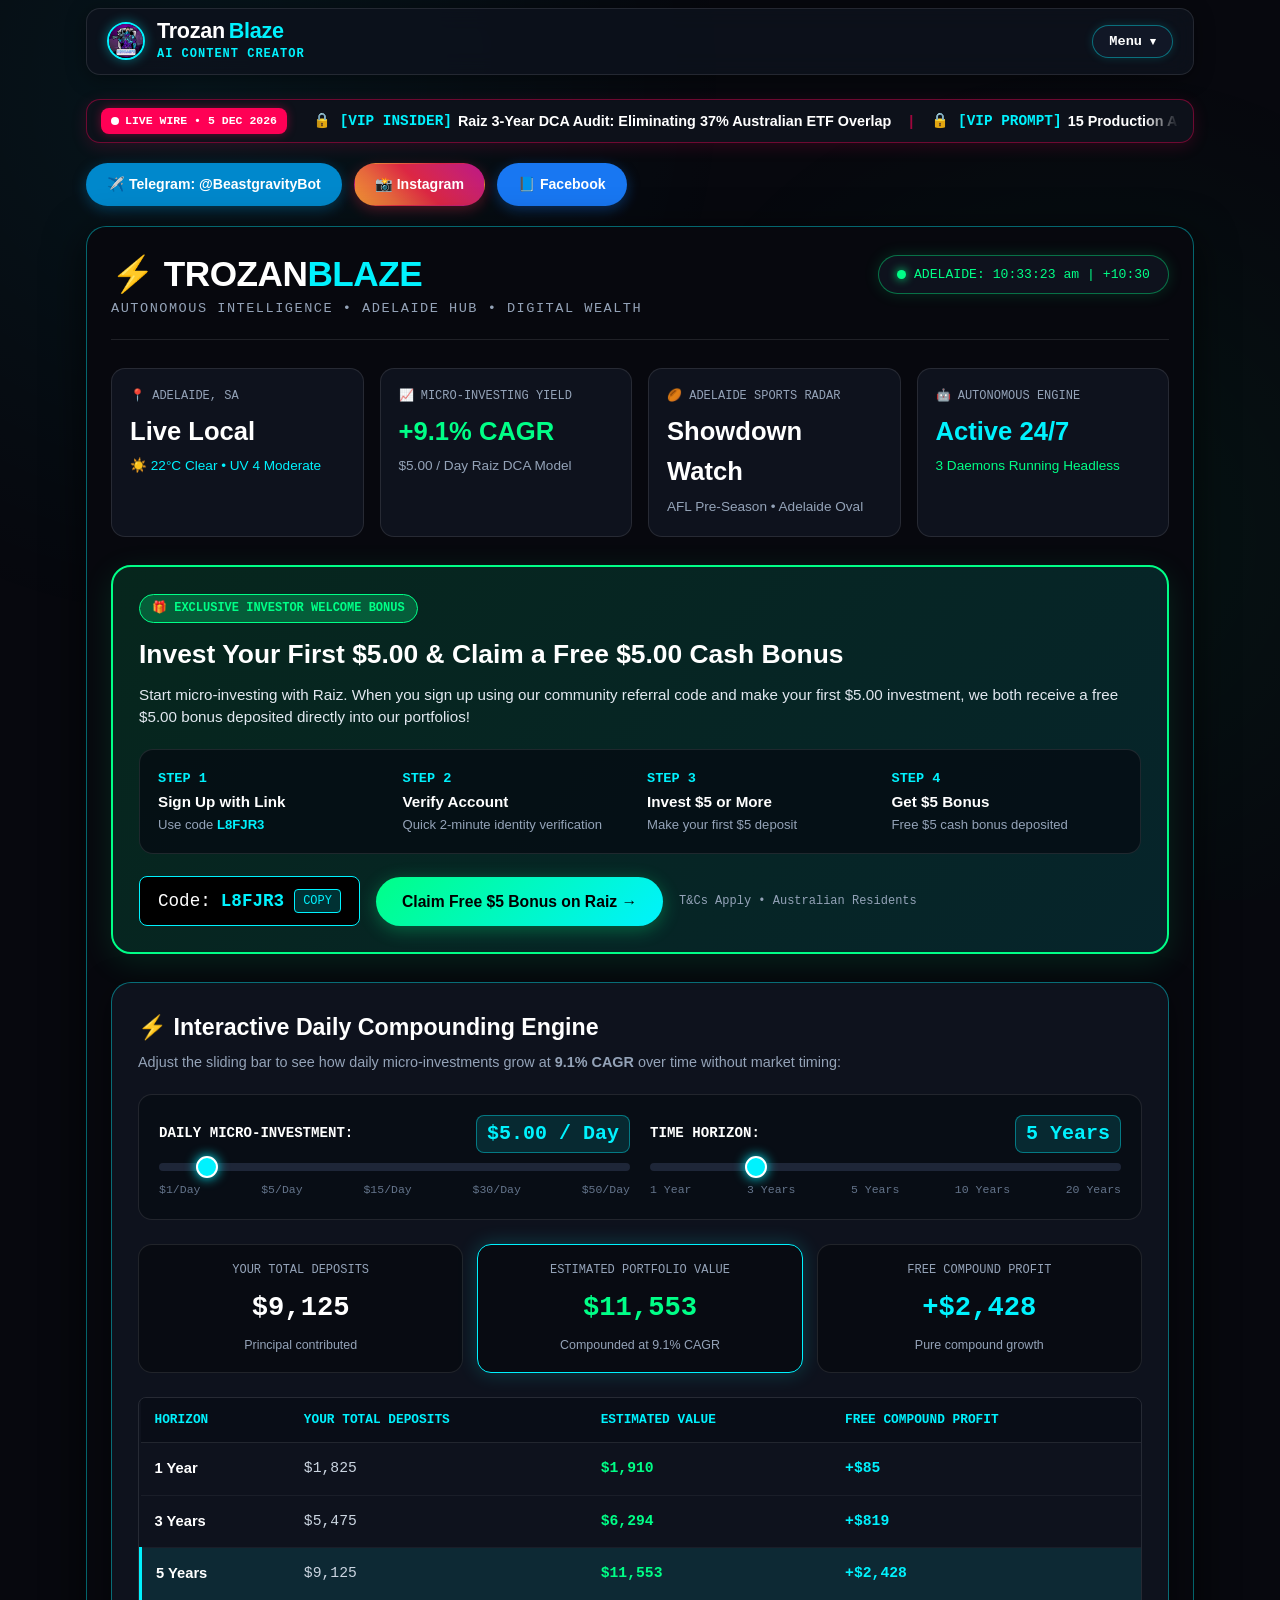
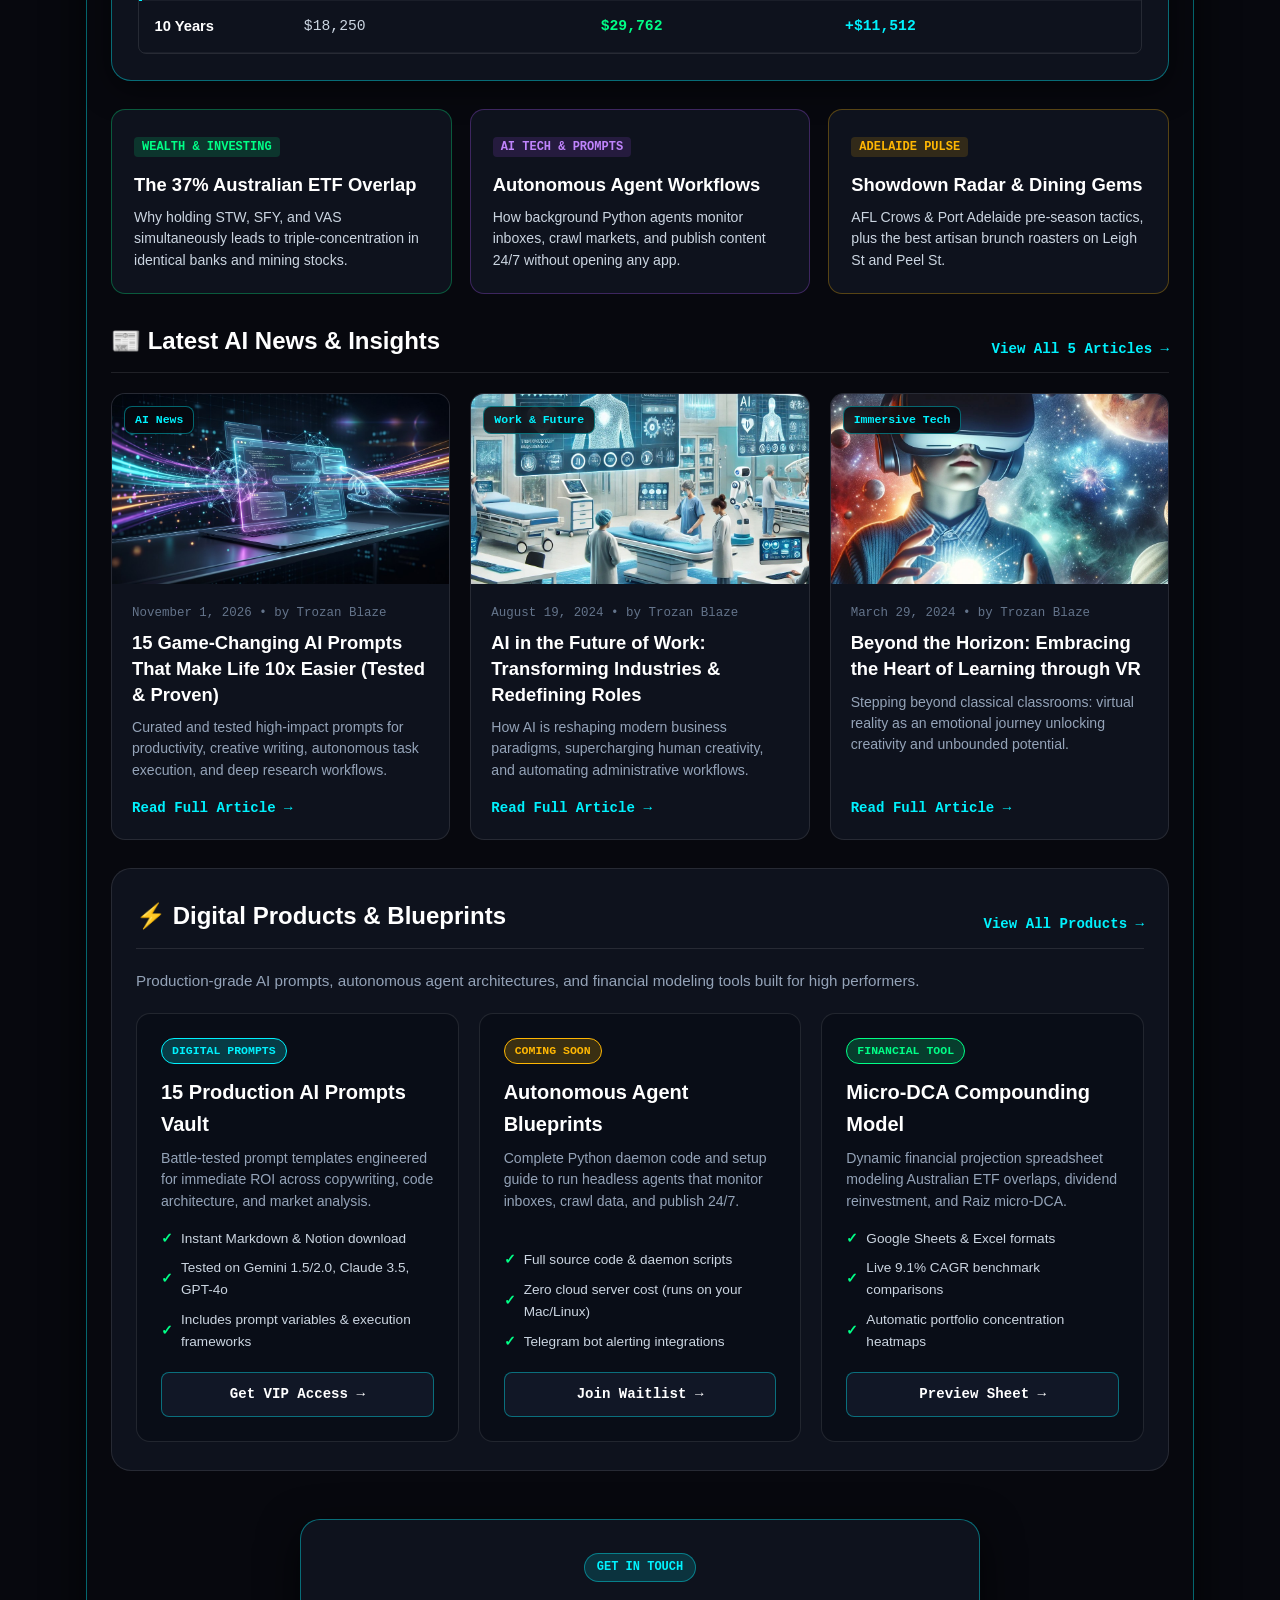
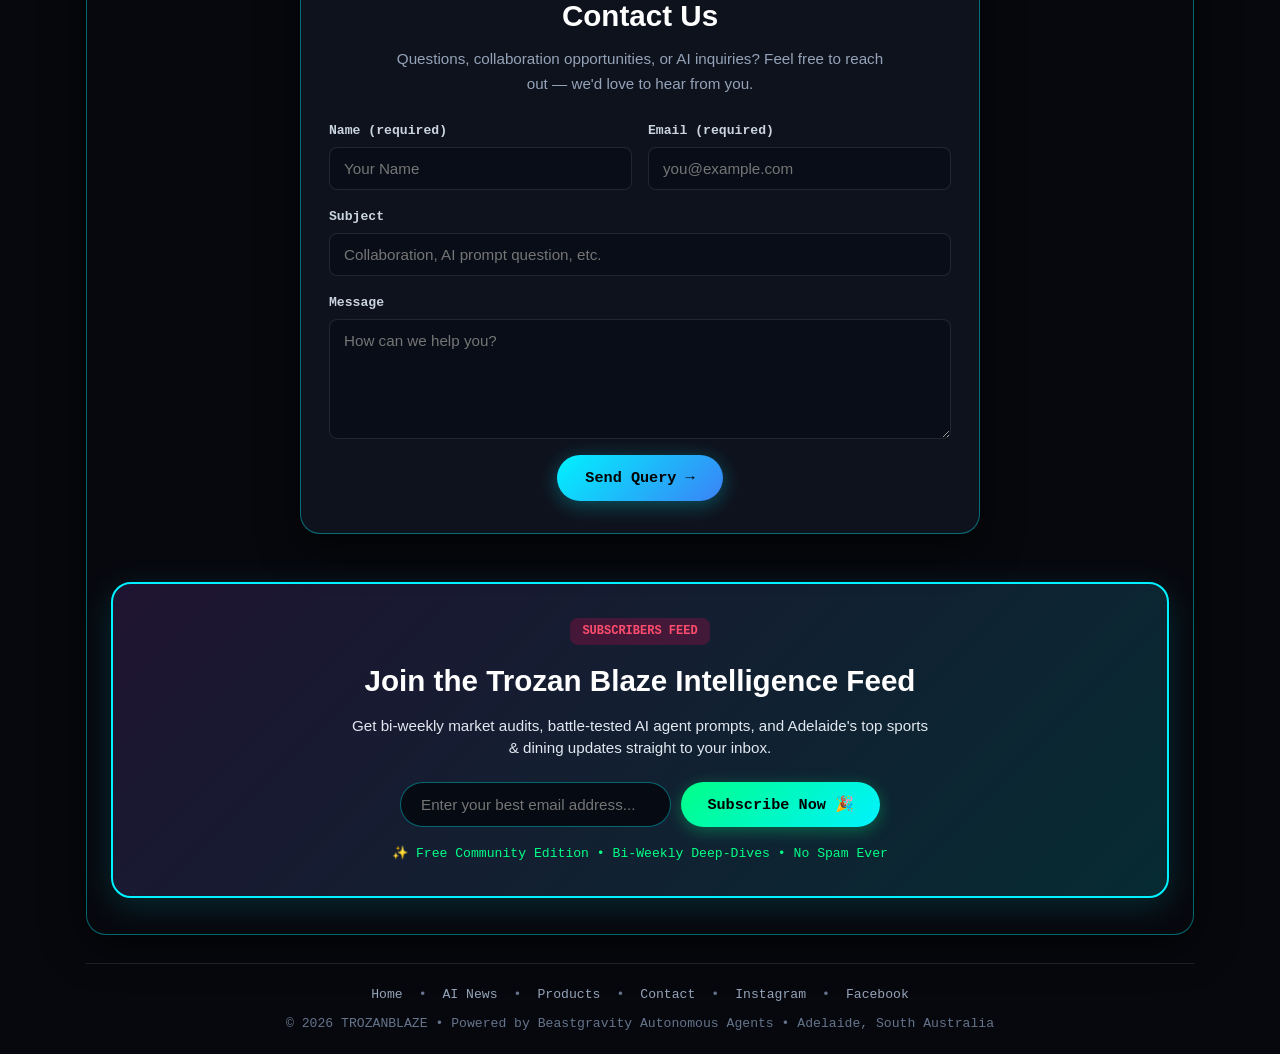
<file: index.html>
<!DOCTYPE html>
<html lang="en">
<head>
  <meta charset="UTF-8">
  <meta name="viewport" content="width=device-width, initial-scale=1.0">
  <title>Trozan Blaze – AI Content Creator</title>
  <meta name="description" content="Autonomous Intelligence, Adelaide Hub, Digital Wealth and AI Content Creation by Trozan Blaze.">
  <link rel="icon" type="image/jpeg" href="assets/logo.jpg">
  <link rel="stylesheet" href="css/style.css">
</head>
<body>

  <!-- Fullscreen Confetti Canvas Overlay -->
  <canvas id="confetti-canvas"></canvas>

  <div class="site-wrapper">

    <!-- ====================================================================
         HEADER & TOP NAVIGATION
         Top whitespace < 1cm (~12px padding).
         Top-Left: Just Trozan Blaze & AI Content Creator.
         Top-Right: Menu dropdown with AI News, Products, Contact.
         ==================================================================== -->
    <header class="site-header">
      <a href="index.html" class="brand-container">
        <img src="assets/logo.jpg" alt="Trozan Blaze Logo" class="brand-logo-img">
        <div class="brand-titles">
          <div class="brand-name">
            Trozan<span class="accent">Blaze</span>
          </div>
          <div class="brand-subtitle">AI Content Creator</div>
        </div>
      </a>

      <!-- Right Top Menu Dropdown -->
      <nav class="nav-menu-wrapper" aria-label="Main Navigation">
        <button id="menu-toggle" class="menu-toggle-btn" aria-haspopup="true" aria-expanded="false">
          <span>Menu</span>
          <span class="menu-arrow">▾</span>
        </button>
        <ul id="menu-dropdown" class="menu-dropdown">
          <li class="menu-item">
            <a href="ai-news.html" class="menu-link">
              <span>📰 AI News</span>
              <span class="badge">5 Articles</span>
            </a>
          </li>
          <li class="menu-item">
            <a href="products.html" class="menu-link">
              <span>⚡ Products</span>
              <span class="badge">VIP</span>
            </a>
          </li>
          <li class="menu-item">
            <a href="#contact" class="menu-link">
              <span>✉️ Contact</span>
            </a>
          </li>
        </ul>
      </nav>
    </header>

    <!-- ====================================================================
         LIVE WIRE RUNNING TICKER
         Continuously moving right to left with daily dynamic updates
         ==================================================================== -->
    <div class="live-wire-container">
      <div class="live-wire-badge">
        <span class="pulsing-dot"></span>
        <span id="ticker-date-badge">🔴 Live Wire</span>
      </div>
      <div class="ticker-track-wrapper">
        <div class="ticker-track">
          <div id="ticker-track-1" class="ticker-content">
            <span class="ticker-item"><span class="tag">🔒 [VIP INSIDER]</span> Raiz 3-Year DCA Audit: Eliminating 37% Australian ETF Overlap</span>
            <span class="ticker-divider">|</span>
            <span class="ticker-item"><span class="tag">🔒 [VIP PROMPT]</span> 15 Production AI Prompts That Make Life 10x Easier</span>
            <span class="ticker-divider">|</span>
            <span class="ticker-item"><span class="tag">🔒 [ADELAIDE AFL]</span> Crows & Port Adelaide Pre-Season Tactical Breakdown</span>
            <span class="ticker-divider">|</span>
          </div>
          <!-- Duplicate track for seamless infinite marquee loop -->
          <div id="ticker-track-2" class="ticker-content">
            <span class="ticker-item"><span class="tag">🔒 [VIP INSIDER]</span> Raiz 3-Year DCA Audit: Eliminating 37% Australian ETF Overlap</span>
            <span class="ticker-divider">|</span>
            <span class="ticker-item"><span class="tag">🔒 [VIP PROMPT]</span> 15 Production AI Prompts That Make Life 10x Easier</span>
            <span class="ticker-divider">|</span>
            <span class="ticker-item"><span class="tag">🔒 [ADELAIDE AFL]</span> Crows & Port Adelaide Pre-Season Tactical Breakdown</span>
            <span class="ticker-divider">|</span>
          </div>
        </div>
      </div>
    </div>

    <!-- ====================================================================
         SOCIAL DOCK
         Instagram (updated), Facebook (updated), Telegram; TikTok removed.
         ==================================================================== -->
    <div class="social-dock">
      <a href="https://t.me/BeastgravityBot" target="_blank" rel="noopener noreferrer" class="social-btn telegram">
        ✈️ Telegram: @BeastgravityBot
      </a>
      <a href="https://www.instagram.com/trozanblaze/" target="_blank" rel="noopener noreferrer" class="social-btn instagram">
        📸 Instagram
      </a>
      <a href="https://www.facebook.com/TrozanTalHa" target="_blank" rel="noopener noreferrer" class="social-btn facebook">
        📘 Facebook
      </a>
    </div>

    <!-- ====================================================================
         MAIN INTELLIGENCE CARD CONTAINER
         ==================================================================== -->
    <main class="main-card">

      <!-- Corner Brand & Bot Daemon Status -->
      <section class="hero-brand-bar">
        <div>
          <h1 class="hero-brand-title">
            ⚡ TROZAN<span class="accent">BLAZE</span>
          </h1>
          <div class="hero-brand-subtitle">
            Autonomous Intelligence • Adelaide Hub • Digital Wealth
          </div>
        </div>
        <div class="bot-status-pill">
          <span class="status-indicator"></span>
          <span id="adelaide-clock">BOT BEASTGRAVITY ONLINE | ADELAIDE +10:30</span>
        </div>
      </section>

      <!-- Live Telemetry Dashboard -->
      <section class="telemetry-grid">
        <div class="telemetry-card">
          <div class="telemetry-tag">📍 Adelaide, SA</div>
          <div class="telemetry-value">Live Local</div>
          <div class="telemetry-info">☀️ 22°C Clear • UV 4 Moderate</div>
        </div>
        <div class="telemetry-card">
          <div class="telemetry-tag">📈 Micro-Investing Yield</div>
          <div class="telemetry-value green">+9.1% CAGR</div>
          <div class="telemetry-info muted">$5.00 / Day Raiz DCA Model</div>
        </div>
        <div class="telemetry-card">
          <div class="telemetry-tag">🏉 Adelaide Sports Radar</div>
          <div class="telemetry-value">Showdown Watch</div>
          <div class="telemetry-info muted">AFL Pre-Season • Adelaide Oval</div>
        </div>
        <div class="telemetry-card">
          <div class="telemetry-tag">🤖 Autonomous Engine</div>
          <div class="telemetry-value cyan">Active 24/7</div>
          <div class="telemetry-info green">3 Daemons Running Headless</div>
        </div>
      </section>

      <!-- Raiz Referral Bonus Card -->
      <section class="bonus-card">
        <span class="bonus-badge">🎁 Exclusive Investor Welcome Bonus</span>
        <h2 class="bonus-title">Invest Your First $5.00 & Claim a Free $5.00 Cash Bonus</h2>
        <p class="bonus-desc">
          Start micro-investing with Raiz. When you sign up using our community referral code and make your first $5.00 investment, we both receive a free $5.00 bonus deposited directly into our portfolios!
        </p>

        <div class="bonus-steps-grid">
          <div>
            <div class="step-number">STEP 1</div>
            <div class="step-label">Sign Up with Link</div>
            <div class="step-desc">Use code <strong style="color:var(--cyan)">L8FJR3</strong></div>
          </div>
          <div>
            <div class="step-number">STEP 2</div>
            <div class="step-label">Verify Account</div>
            <div class="step-desc">Quick 2-minute identity verification</div>
          </div>
          <div>
            <div class="step-number">STEP 3</div>
            <div class="step-label">Invest $5 or More</div>
            <div class="step-desc">Make your first $5 deposit</div>
          </div>
          <div>
            <div class="step-number">STEP 4</div>
            <div class="step-label">Get $5 Bonus</div>
            <div class="step-desc">Free $5 cash bonus deposited</div>
          </div>
        </div>

        <div class="bonus-action-row">
          <div class="promo-code-box">
            Code: <strong>L8FJR3</strong>
            <button id="copy-code-btn" class="copy-btn" title="Copy Referral Code">COPY</button>
          </div>
          <a href="https://raizinvest.go.link/aKoJc" target="_blank" rel="noopener noreferrer" class="claim-btn">
            Claim Free $5 Bonus on Raiz →
          </a>
          <span class="bonus-disclaimer">T&Cs Apply • Australian Residents</span>
        </div>
      </section>

      <!-- ==================================================================
           INTERACTIVE COMPOUNDING CALCULATOR & SLIDING BAR
           (Requirement 8: Slider allowing users to adjust daily spend and see
            how much they earn, dynamically updating the table in real-time)
           ================================================================== -->
      <section id="compounding-calc" class="compounding-calculator">
        <div class="calc-header">
          <h2 class="calc-title">
            <span>⚡ Interactive Daily Compounding Engine</span>
          </h2>
          <p class="calc-subtitle">
            Adjust the sliding bar to see how daily micro-investments grow at <strong>9.1% CAGR</strong> over time without market timing:
          </p>
        </div>

        <!-- Sliding Bar Controls -->
        <div class="slider-controls-grid">
          <!-- Slider 1: Daily Deposit -->
          <div class="slider-group">
            <div class="slider-label-row">
              <label for="daily-spend-slider" class="slider-label">Daily Micro-Investment:</label>
              <span id="daily-spend-value" class="slider-live-value">$5.00 / Day</span>
            </div>
            <input type="range" id="daily-spend-slider" class="range-slider" min="1" max="50" step="1" value="5" aria-label="Daily Micro-Investment Amount">
            <div class="slider-ticks">
              <span>$1/Day</span>
              <span>$5/Day</span>
              <span>$15/Day</span>
              <span>$30/Day</span>
              <span>$50/Day</span>
            </div>
          </div>

          <!-- Slider 2: Horizon -->
          <div class="slider-group">
            <div class="slider-label-row">
              <label for="horizon-slider" class="slider-label">Time Horizon:</label>
              <span id="horizon-value" class="slider-live-value">5 Years</span>
            </div>
            <input type="range" id="horizon-slider" class="range-slider" min="1" max="20" step="1" value="5" aria-label="Investment Time Horizon in Years">
            <div class="slider-ticks">
              <span>1 Year</span>
              <span>3 Years</span>
              <span>5 Years</span>
              <span>10 Years</span>
              <span>20 Years</span>
            </div>
          </div>
        </div>

        <!-- Live Results Counters -->
        <div class="calc-results-cards">
          <div class="result-card">
            <div class="result-card-label">Your Total Deposits</div>
            <div id="stat-deposits" class="result-card-number">$9,125</div>
            <div class="result-card-note">Principal contributed</div>
          </div>
          <div class="result-card highlight">
            <div class="result-card-label">Estimated Portfolio Value</div>
            <div id="stat-portfolio" class="result-card-number green">$11,850</div>
            <div class="result-card-note">Compounded at 9.1% CAGR</div>
          </div>
          <div class="result-card">
            <div class="result-card-label">Free Compound Profit</div>
            <div id="stat-profit" class="result-card-number cyan">+$2,725</div>
            <div class="result-card-note">Pure compound growth</div>
          </div>
        </div>

        <!-- Dynamic Live Compounding Table -->
        <div class="table-wrapper">
          <table class="compounding-table">
            <thead>
              <tr>
                <th>HORIZON</th>
                <th>YOUR TOTAL DEPOSITS</th>
                <th>ESTIMATED VALUE</th>
                <th>FREE COMPOUND PROFIT</th>
              </tr>
            </thead>
            <tbody>
              <tr id="tier-row-1">
                <td class="horizon-cell">1 Year</td>
                <td id="tier-1-deposits" class="deposit-cell">$1,825</td>
                <td id="tier-1-value" class="value-cell">$1,910</td>
                <td id="tier-1-profit" class="profit-cell">+$85</td>
              </tr>
              <tr id="tier-row-3">
                <td class="horizon-cell">3 Years</td>
                <td id="tier-3-deposits" class="deposit-cell">$5,475</td>
                <td id="tier-3-value" class="value-cell">$6,280</td>
                <td id="tier-3-profit" class="profit-cell">+$805</td>
              </tr>
              <tr id="tier-row-5" class="active-horizon">
                <td class="horizon-cell">5 Years</td>
                <td id="tier-5-deposits" class="deposit-cell">$9,125</td>
                <td id="tier-5-value" class="value-cell">$11,850</td>
                <td id="tier-5-profit" class="profit-cell">+$2,725</td>
              </tr>
              <tr id="tier-row-10">
                <td class="horizon-cell">10 Years</td>
                <td id="tier-10-deposits" class="deposit-cell">$18,250</td>
                <td id="tier-10-value" class="value-cell">$30,550</td>
                <td id="tier-10-profit" class="profit-cell">+$12,300</td>
              </tr>
            </tbody>
          </table>
        </div>
      </section>

      <!-- Content Pillars -->
      <section class="pillars-grid">
        <div class="pillar-card wealth">
          <span class="pillar-tag">WEALTH & INVESTING</span>
          <h3 class="pillar-title">The 37% Australian ETF Overlap</h3>
          <p class="pillar-desc">Why holding STW, SFY, and VAS simultaneously leads to triple-concentration in identical banks and mining stocks.</p>
        </div>
        <div class="pillar-card ai">
          <span class="pillar-tag">AI TECH & PROMPTS</span>
          <h3 class="pillar-title">Autonomous Agent Workflows</h3>
          <p class="pillar-desc">How background Python agents monitor inboxes, crawl markets, and publish content 24/7 without opening any app.</p>
        </div>
        <div class="pillar-card adelaide">
          <span class="pillar-tag">ADELAIDE PULSE</span>
          <h3 class="pillar-title">Showdown Radar & Dining Gems</h3>
          <p class="pillar-desc">AFL Crows & Port Adelaide pre-season tactics, plus the best artisan brunch roasters on Leigh St and Peel St.</p>
        </div>
      </section>

      <!-- ==================================================================
           LATEST AI NEWS ARTICLES PREVIEW
           ================================================================== -->
      <section id="ai-news">
        <div class="section-header-row">
          <h2 class="section-title">📰 Latest AI News & Insights</h2>
          <a href="ai-news.html" class="section-view-all">View All 5 Articles →</a>
        </div>

        <div class="articles-grid">
          <!-- Article 1 -->
          <article class="article-card">
            <div class="article-thumb-wrapper">
              <img src="assets/posts/photo-for-ai-prompt.jpeg" alt="15 AI Prompts" class="article-thumb" loading="lazy">
              <span class="article-category-badge">AI News</span>
            </div>
            <div class="article-body">
              <div class="article-date">November 1, 2026 • by Trozan Blaze</div>
              <h3 class="article-card-title">15 Game-Changing AI Prompts That Make Life 10x Easier (Tested & Proven)</h3>
              <p class="article-excerpt">
                Curated and tested high-impact prompts for productivity, creative writing, autonomous task execution, and deep research workflows.
              </p>
              <a href="ai-news.html#article-prompts" class="article-read-btn">Read Full Article →</a>
            </div>
          </article>

          <!-- Article 2 -->
          <article class="article-card">
            <div class="article-thumb-wrapper">
              <img src="assets/posts/image.webp" alt="AI in the Future of Work" class="article-thumb" loading="lazy">
              <span class="article-category-badge">Work & Future</span>
            </div>
            <div class="article-body">
              <div class="article-date">August 19, 2024 • by Trozan Blaze</div>
              <h3 class="article-card-title">AI in the Future of Work: Transforming Industries & Redefining Roles</h3>
              <p class="article-excerpt">
                How AI is reshaping modern business paradigms, supercharging human creativity, and automating administrative workflows.
              </p>
              <a href="ai-news.html#article-work" class="article-read-btn">Read Full Article →</a>
            </div>
          </article>

          <!-- Article 3 -->
          <article class="article-card">
            <div class="article-thumb-wrapper">
              <img src="assets/posts/dallc2b7e-2024-03-29-13.31.48-a-child-wearing-vr-goggles-surrounded-by-stars-and-planets-reaching-out-to-touch-a-glowing-celestial-body-expressing-wonder-and-amazement.-the-scen.webp" alt="VR Learning" class="article-thumb" loading="lazy">
              <span class="article-category-badge">Immersive Tech</span>
            </div>
            <div class="article-body">
              <div class="article-date">March 29, 2024 • by Trozan Blaze</div>
              <h3 class="article-card-title">Beyond the Horizon: Embracing the Heart of Learning through VR</h3>
              <p class="article-excerpt">
                Stepping beyond classical classrooms: virtual reality as an emotional journey unlocking creativity and unbounded potential.
              </p>
              <a href="ai-news.html#article-vr" class="article-read-btn">Read Full Article →</a>
            </div>
          </article>
        </div>
      </section>

      <!-- ==================================================================
           PRODUCTS SECTION (Requirement 6: Digital Products)
           ================================================================== -->
      <section id="products" class="products-section">
        <div class="section-header-row">
          <h2 class="section-title">⚡ Digital Products & Blueprints</h2>
          <a href="products.html" class="section-view-all">View All Products →</a>
        </div>
        <p style="color:#94a3b8;font-size:0.95rem;margin-bottom:20px">
          Production-grade AI prompts, autonomous agent architectures, and financial modeling tools built for high performers.
        </p>

        <div class="products-grid">
          <!-- Product 1 -->
          <div class="product-card">
            <span class="product-badge cyan">DIGITAL PROMPTS</span>
            <h3 class="product-name">15 Production AI Prompts Vault</h3>
            <p class="product-desc">
              Battle-tested prompt templates engineered for immediate ROI across copywriting, code architecture, and market analysis.
            </p>
            <ul class="product-features-list">
              <li>Instant Markdown & Notion download</li>
              <li>Tested on Gemini 1.5/2.0, Claude 3.5, GPT-4o</li>
              <li>Includes prompt variables & execution frameworks</li>
            </ul>
            <a href="products.html" class="product-btn">Get VIP Access →</a>
          </div>

          <!-- Product 2 -->
          <div class="product-card">
            <span class="product-badge gold">COMING SOON</span>
            <h3 class="product-name">Autonomous Agent Blueprints</h3>
            <p class="product-desc">
              Complete Python daemon code and setup guide to run headless agents that monitor inboxes, crawl data, and publish 24/7.
            </p>
            <ul class="product-features-list">
              <li>Full source code & daemon scripts</li>
              <li>Zero cloud server cost (runs on your Mac/Linux)</li>
              <li>Telegram bot alerting integrations</li>
            </ul>
            <a href="products.html" class="product-btn">Join Waitlist →</a>
          </div>

          <!-- Product 3 -->
          <div class="product-card">
            <span class="product-badge green">FINANCIAL TOOL</span>
            <h3 class="product-name">Micro-DCA Compounding Model</h3>
            <p class="product-desc">
              Dynamic financial projection spreadsheet modeling Australian ETF overlaps, dividend reinvestment, and Raiz micro-DCA.
            </p>
            <ul class="product-features-list">
              <li>Google Sheets & Excel formats</li>
              <li>Live 9.1% CAGR benchmark comparisons</li>
              <li>Automatic portfolio concentration heatmaps</li>
            </ul>
            <a href="products.html" class="product-btn">Preview Sheet →</a>
          </div>
        </div>
      </section>

      <!-- ==================================================================
           CONTACT US SECTION (Requirement 4: Centered in middle of page,
           street address & email removed, submits to trozanblaze@gmail.com)
           ================================================================== -->
      <section id="contact" class="contact-section-container">
        <div class="contact-card">
          <span class="contact-badge">GET IN TOUCH</span>
          <h2 class="contact-title">Contact Us</h2>
          <p class="contact-subtitle">
            Questions, collaboration opportunities, or AI inquiries? Feel free to reach out — we'd love to hear from you.
          </p>

          <form id="contact-form" class="contact-form">
            <div id="contact-status-msg" class="form-status-msg"></div>

            <div class="form-row">
              <div class="form-group">
                <label for="contact-name" class="form-label">Name (required)</label>
                <input type="text" id="contact-name" name="name" class="form-input" placeholder="Your Name" required>
              </div>
              <div class="form-group">
                <label for="contact-email" class="form-label">Email (required)</label>
                <input type="email" id="contact-email" name="email" class="form-input" placeholder="you@example.com" required>
              </div>
            </div>

            <div class="form-group">
              <label for="contact-subject" class="form-label">Subject</label>
              <input type="text" id="contact-subject" name="subject" class="form-input" placeholder="Collaboration, AI prompt question, etc.">
            </div>

            <div class="form-group">
              <label for="contact-message" class="form-label">Message</label>
              <textarea id="contact-message" name="message" class="form-textarea" placeholder="How can we help you?" required></textarea>
            </div>

            <button type="submit" id="contact-submit-btn" class="form-submit-btn">
              Send Query →
            </button>
          </form>
        </div>
      </section>

      <!-- ==================================================================
           BOTTOM NEWSLETTER SECTION WITH CONFETTI (Requirement 9)
           Zero excess bottom white space. Confetti fireworks on subscribe!
           ================================================================== -->
      <section id="newsletter" class="newsletter-card">
        <span class="newsletter-badge">SUBSCRIBERS FEED</span>
        <h2 class="newsletter-title">Join the Trozan Blaze Intelligence Feed</h2>
        <p class="newsletter-desc">
          Get bi-weekly market audits, battle-tested AI agent prompts, and Adelaide's top sports & dining updates straight to your inbox.
        </p>

        <!-- Dynamic Success Box (Shown on subscribe + confetti) -->
        <div id="newsletter-success-box" class="newsletter-success-box"></div>

        <form id="newsletter-form" class="newsletter-form">
          <input type="email" id="newsletter-email" class="newsletter-input" placeholder="Enter your best email address..." required aria-label="Email Address">
          <button type="submit" class="newsletter-btn">
            Subscribe Now 🎉
          </button>
        </form>

        <div class="newsletter-footer-meta">
          ✨ Free Community Edition • Bi-Weekly Deep-Dives • No Spam Ever
        </div>
      </section>

    </main>

    <!-- ====================================================================
         FOOTER
         ==================================================================== -->
    <footer class="site-footer">
      <div class="footer-links">
        <a href="index.html" class="footer-link">Home</a>
        <span>•</span>
        <a href="ai-news.html" class="footer-link">AI News</a>
        <span>•</span>
        <a href="products.html" class="footer-link">Products</a>
        <span>•</span>
        <a href="#contact" class="footer-link">Contact</a>
        <span>•</span>
        <a href="https://www.instagram.com/trozanblaze/" target="_blank" rel="noopener noreferrer" class="footer-link">Instagram</a>
        <span>•</span>
        <a href="https://www.facebook.com/TrozanTalHa" target="_blank" rel="noopener noreferrer" class="footer-link">Facebook</a>
      </div>
      <div>
        © 2026 TROZANBLAZE • Powered by Beastgravity Autonomous Agents • Adelaide, South Australia
      </div>
    </footer>

  </div>

  <script src="js/main.js"></script>
</body>
</html>
</file>
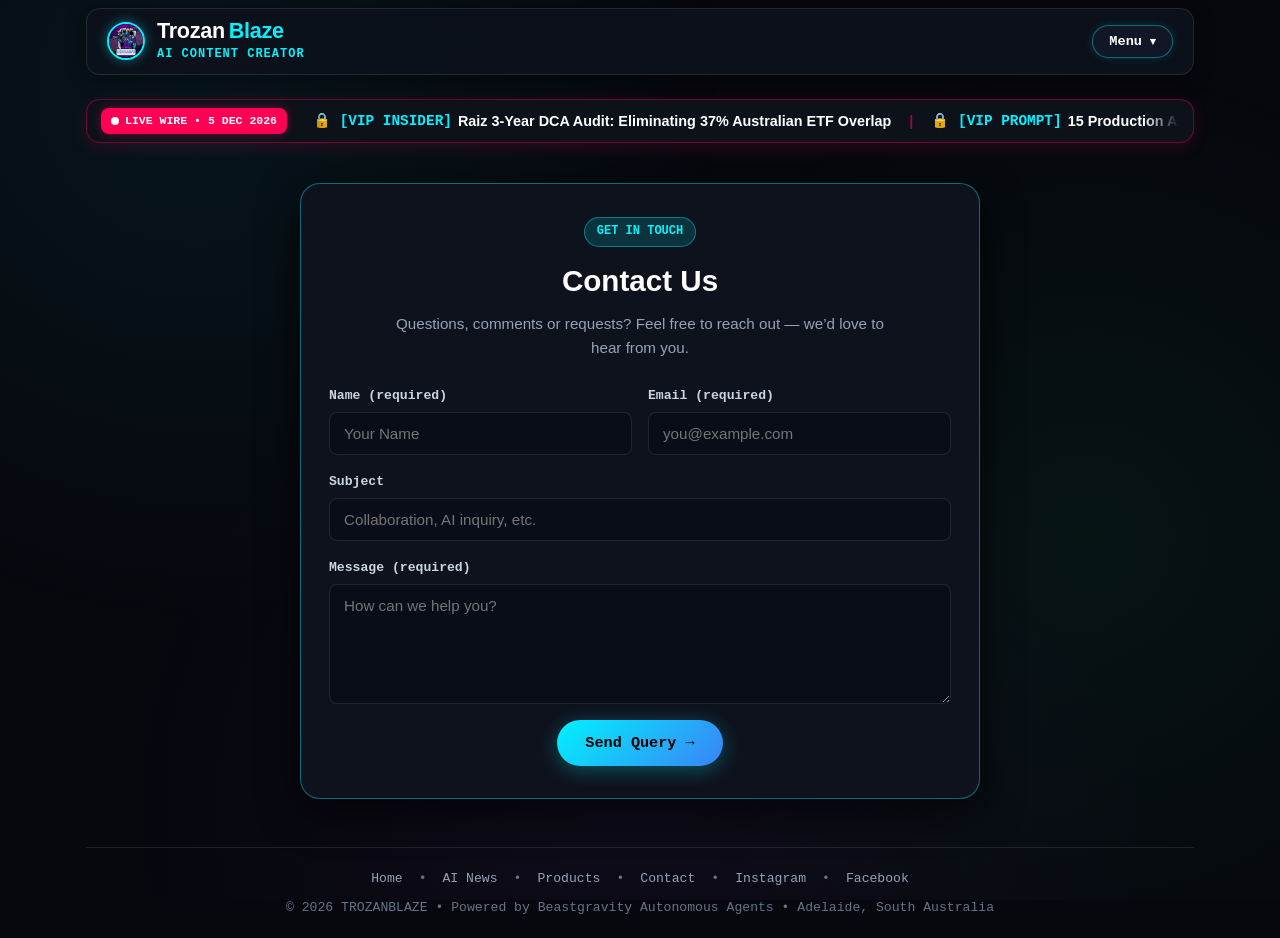
<file: contact.html>
<!DOCTYPE html>
<html lang="en">
<head>
  <meta charset="UTF-8">
  <meta name="viewport" content="width=device-width, initial-scale=1.0">
  <title>Contact Us – Trozan Blaze</title>
  <meta name="description" content="Reach out to Trozan Blaze for AI collaborations, inquiries, and digital intelligence questions.">
  <link rel="icon" type="image/jpeg" href="assets/logo.jpg">
  <link rel="stylesheet" href="css/style.css">
</head>
<body>
  <div class="site-wrapper" style="min-height:96vh;display:flex;flex-direction:column;justify-content:space-between">

    <!-- HEADER (Top whitespace < 1cm) -->
    <header class="site-header">
      <a href="index.html" class="brand-container">
        <img src="assets/logo.jpg" alt="Trozan Blaze Logo" class="brand-logo-img">
        <div class="brand-titles">
          <div class="brand-name">
            Trozan<span class="accent">Blaze</span>
          </div>
          <div class="brand-subtitle">AI Content Creator</div>
        </div>
      </a>

      <!-- Right Top Menu Dropdown -->
      <nav class="nav-menu-wrapper" aria-label="Main Navigation">
        <button id="menu-toggle" class="menu-toggle-btn" aria-haspopup="true" aria-expanded="false">
          <span>Menu</span>
          <span class="menu-arrow">▾</span>
        </button>
        <ul id="menu-dropdown" class="menu-dropdown">
          <li class="menu-item">
            <a href="ai-news.html" class="menu-link">
              <span>📰 AI News</span>
              <span class="badge">5 Articles</span>
            </a>
          </li>
          <li class="menu-item">
            <a href="products.html" class="menu-link">
              <span>⚡ Products</span>
              <span class="badge">VIP</span>
            </a>
          </li>
          <li class="menu-item">
            <a href="contact.html" class="menu-link">
              <span>✉️ Contact</span>
              <span class="badge">Active</span>
            </a>
          </li>
        </ul>
      </nav>
    </header>

    <!-- LIVE WIRE TICKER -->
    <div class="live-wire-container">
      <div class="live-wire-badge">
        <span class="pulsing-dot"></span>
        <span id="ticker-date-badge">🔴 Live Wire</span>
      </div>
      <div class="ticker-track-wrapper">
        <div class="ticker-track">
          <div id="ticker-track-1" class="ticker-content">
            <span class="ticker-item"><span class="tag">🔒 [VIP INSIDER]</span> Raiz 3-Year DCA Audit: Eliminating 37% Australian ETF Overlap</span>
            <span class="ticker-divider">|</span>
            <span class="ticker-item"><span class="tag">🔒 [VIP PROMPT]</span> 15 Production AI Prompts That Make Life 10x Easier</span>
            <span class="ticker-divider">|</span>
            <span class="ticker-item"><span class="tag">🔒 [ADELAIDE AFL]</span> Crows & Port Adelaide Pre-Season Tactical Breakdown</span>
            <span class="ticker-divider">|</span>
          </div>
          <div id="ticker-track-2" class="ticker-content">
            <span class="ticker-item"><span class="tag">🔒 [VIP INSIDER]</span> Raiz 3-Year DCA Audit: Eliminating 37% Australian ETF Overlap</span>
            <span class="ticker-divider">|</span>
            <span class="ticker-item"><span class="tag">🔒 [VIP PROMPT]</span> 15 Production AI Prompts That Make Life 10x Easier</span>
            <span class="ticker-divider">|</span>
            <span class="ticker-item"><span class="tag">🔒 [ADELAIDE AFL]</span> Crows & Port Adelaide Pre-Season Tactical Breakdown</span>
            <span class="ticker-divider">|</span>
          </div>
        </div>
      </div>
    </div>

    <!-- CENTERED CONTACT SECTION (Requirement 4) -->
    <main class="contact-section-container" style="flex-grow:1;display:flex;align-items:center;justify-content:center">
      <div class="contact-card">
        <span class="contact-badge">GET IN TOUCH</span>
        <h1 class="contact-title">Contact Us</h1>
        <p class="contact-subtitle">
          Questions, comments or requests? Feel free to reach out — we’d love to hear from you.
        </p>

        <form id="contact-form" class="contact-form">
          <div id="contact-status-msg" class="form-status-msg"></div>

          <div class="form-row">
            <div class="form-group">
              <label for="contact-name" class="form-label">Name (required)</label>
              <input type="text" id="contact-name" name="name" class="form-input" placeholder="Your Name" required>
            </div>
            <div class="form-group">
              <label for="contact-email" class="form-label">Email (required)</label>
              <input type="email" id="contact-email" name="email" class="form-input" placeholder="you@example.com" required>
            </div>
          </div>

          <div class="form-group">
            <label for="contact-subject" class="form-label">Subject</label>
            <input type="text" id="contact-subject" name="subject" class="form-input" placeholder="Collaboration, AI inquiry, etc.">
          </div>

          <div class="form-group">
            <label for="contact-message" class="form-label">Message (required)</label>
            <textarea id="contact-message" name="message" class="form-textarea" placeholder="How can we help you?" required></textarea>
          </div>

          <button type="submit" id="contact-submit-btn" class="form-submit-btn">
            Send Query →
          </button>
        </form>
      </div>
    </main>

    <!-- FOOTER -->
    <footer class="site-footer">
      <div class="footer-links">
        <a href="index.html" class="footer-link">Home</a>
        <span>•</span>
        <a href="ai-news.html" class="footer-link">AI News</a>
        <span>•</span>
        <a href="products.html" class="footer-link">Products</a>
        <span>•</span>
        <a href="contact.html" class="footer-link">Contact</a>
        <span>•</span>
        <a href="https://www.instagram.com/trozanblaze/" target="_blank" rel="noopener noreferrer" class="footer-link">Instagram</a>
        <span>•</span>
        <a href="https://www.facebook.com/TrozanTalHa" target="_blank" rel="noopener noreferrer" class="footer-link">Facebook</a>
      </div>
      <div>
        © 2026 TROZANBLAZE • Powered by Beastgravity Autonomous Agents • Adelaide, South Australia
      </div>
    </footer>

  </div>

  <script src="js/main.js"></script>
</body>
</html>
</file>
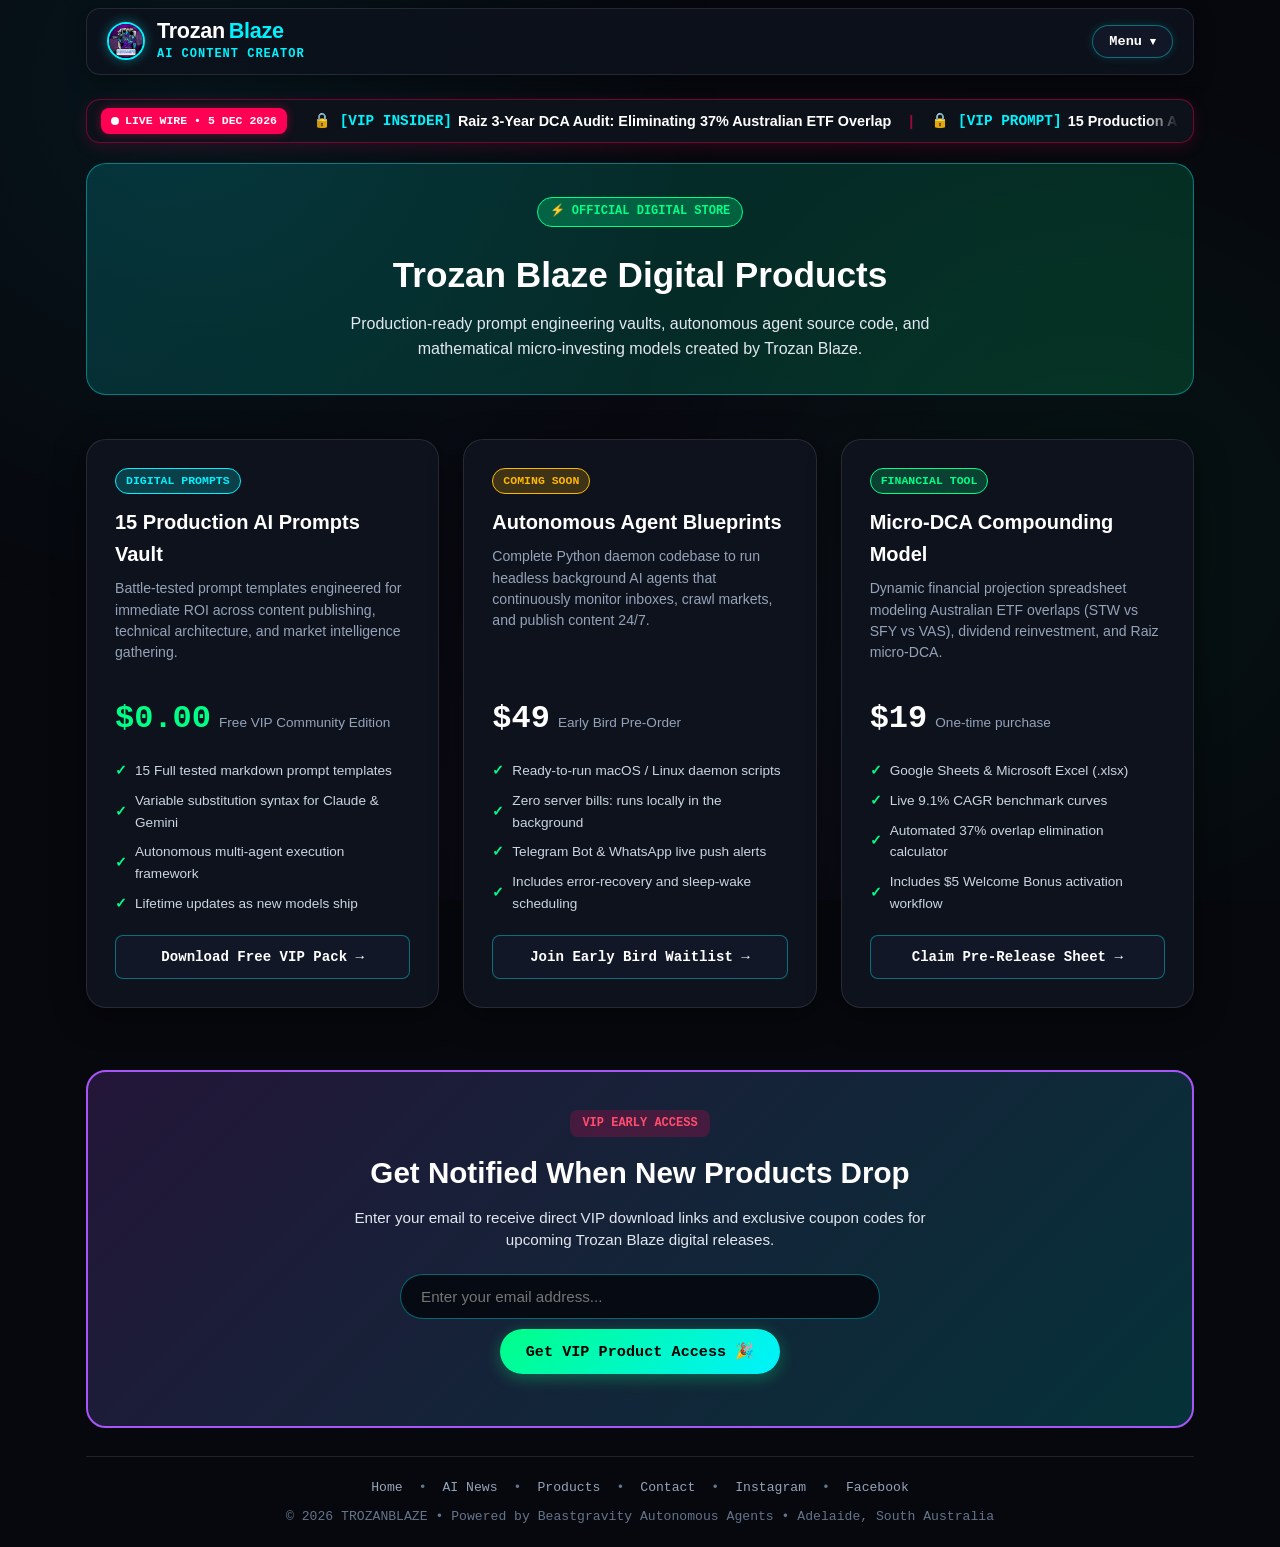
<file: products.html>
<!DOCTYPE html>
<html lang="en">
<head>
  <meta charset="UTF-8">
  <meta name="viewport" content="width=device-width, initial-scale=1.0">
  <title>Digital Products – Trozan Blaze</title>
  <meta name="description" content="Production AI prompts, autonomous agent templates, and financial models by Trozan Blaze.">
  <link rel="icon" type="image/jpeg" href="assets/logo.jpg">
  <link rel="stylesheet" href="css/style.css">
  <style>
    .products-header-banner {
      background: linear-gradient(135deg, rgba(0, 242, 254, 0.15), rgba(0, 255, 135, 0.15));
      border: 1px solid var(--border-active);
      border-radius: var(--radius-lg);
      padding: 32px 24px;
      margin-bottom: 24px;
      text-align: center;
    }
    .products-page-grid {
      display: grid;
      grid-template-columns: repeat(auto-fit, minmax(320px, 1fr));
      gap: 24px;
      margin-bottom: 32px;
    }
    .product-detail-card {
      background: var(--bg-card);
      border: 1px solid var(--border-subtle);
      border-radius: var(--radius-lg);
      padding: 28px;
      display: flex;
      flex-direction: column;
      position: relative;
      transition: all 0.25s ease;
      box-shadow: 0 8px 30px rgba(0,0,0,0.5);
    }
    .product-detail-card:hover {
      transform: translateY(-4px);
      border-color: var(--cyan);
      box-shadow: 0 12px 36px rgba(0, 242, 254, 0.2);
    }
    .product-price-row {
      display: flex;
      align-items: baseline;
      gap: 8px;
      margin: 14px 0 16px;
    }
    .product-price {
      font-size: 2rem;
      font-weight: 800;
      color: #ffffff;
      font-family: var(--font-mono);
    }
    .product-price-free {
      color: var(--green);
    }
    .product-price-sub {
      font-size: 0.85rem;
      color: var(--text-secondary);
    }
    .vip-early-card {
      background: linear-gradient(135deg, rgba(168, 85, 247, 0.18), rgba(0, 242, 254, 0.18));
      border: 2px solid var(--purple);
      border-radius: var(--radius-lg);
      padding: 36px 28px;
      text-align: center;
      margin-top: 10px;
    }
  </style>
</head>
<body>

  <!-- Fullscreen Confetti Canvas Overlay -->
  <canvas id="confetti-canvas"></canvas>

  <div class="site-wrapper">

    <!-- HEADER (Top whitespace < 1cm) -->
    <header class="site-header">
      <a href="index.html" class="brand-container">
        <img src="assets/logo.jpg" alt="Trozan Blaze Logo" class="brand-logo-img">
        <div class="brand-titles">
          <div class="brand-name">
            Trozan<span class="accent">Blaze</span>
          </div>
          <div class="brand-subtitle">AI Content Creator</div>
        </div>
      </a>

      <!-- Right Top Menu Dropdown -->
      <nav class="nav-menu-wrapper" aria-label="Main Navigation">
        <button id="menu-toggle" class="menu-toggle-btn" aria-haspopup="true" aria-expanded="false">
          <span>Menu</span>
          <span class="menu-arrow">▾</span>
        </button>
        <ul id="menu-dropdown" class="menu-dropdown">
          <li class="menu-item">
            <a href="ai-news.html" class="menu-link">
              <span>📰 AI News</span>
              <span class="badge">5 Articles</span>
            </a>
          </li>
          <li class="menu-item">
            <a href="products.html" class="menu-link">
              <span>⚡ Products</span>
              <span class="badge">Active</span>
            </a>
          </li>
          <li class="menu-item">
            <a href="index.html#contact" class="menu-link">
              <span>✉️ Contact</span>
            </a>
          </li>
        </ul>
      </nav>
    </header>

    <!-- LIVE WIRE TICKER -->
    <div class="live-wire-container">
      <div class="live-wire-badge">
        <span class="pulsing-dot"></span>
        <span id="ticker-date-badge">🔴 Live Wire</span>
      </div>
      <div class="ticker-track-wrapper">
        <div class="ticker-track">
          <div id="ticker-track-1" class="ticker-content">
            <span class="ticker-item"><span class="tag">🔒 [VIP INSIDER]</span> Raiz 3-Year DCA Audit: Eliminating 37% Australian ETF Overlap</span>
            <span class="ticker-divider">|</span>
            <span class="ticker-item"><span class="tag">🔒 [VIP PROMPT]</span> 15 Production AI Prompts That Make Life 10x Easier</span>
            <span class="ticker-divider">|</span>
            <span class="ticker-item"><span class="tag">🔒 [ADELAIDE AFL]</span> Crows & Port Adelaide Pre-Season Tactical Breakdown</span>
            <span class="ticker-divider">|</span>
          </div>
          <div id="ticker-track-2" class="ticker-content">
            <span class="ticker-item"><span class="tag">🔒 [VIP INSIDER]</span> Raiz 3-Year DCA Audit: Eliminating 37% Australian ETF Overlap</span>
            <span class="ticker-divider">|</span>
            <span class="ticker-item"><span class="tag">🔒 [VIP PROMPT]</span> 15 Production AI Prompts That Make Life 10x Easier</span>
            <span class="ticker-divider">|</span>
            <span class="ticker-item"><span class="tag">🔒 [ADELAIDE AFL]</span> Crows & Port Adelaide Pre-Season Tactical Breakdown</span>
            <span class="ticker-divider">|</span>
          </div>
        </div>
      </div>
    </div>

    <!-- Products Page Banner -->
    <div class="products-header-banner">
      <span class="bonus-badge">⚡ OFFICIAL DIGITAL STORE</span>
      <h1 style="font-size:2.2rem;font-weight:800;color:#fff;margin:10px 0 8px">Trozan Blaze Digital Products</h1>
      <p style="color:#e2e8f0;font-size:1rem;max-width:650px;margin:0 auto">
        Production-ready prompt engineering vaults, autonomous agent source code, and mathematical micro-investing models created by Trozan Blaze.
      </p>
    </div>

    <!-- Products Grid -->
    <main class="products-page-grid">

      <!-- Product 1: AI Prompt Vault -->
      <div class="product-detail-card">
        <span class="product-badge cyan">DIGITAL PROMPTS</span>
        <h2 class="product-name">15 Production AI Prompts Vault</h2>
        <p class="product-desc">
          Battle-tested prompt templates engineered for immediate ROI across content publishing, technical architecture, and market intelligence gathering.
        </p>

        <div class="product-price-row">
          <span class="product-price product-price-free">$0.00</span>
          <span class="product-price-sub">Free VIP Community Edition</span>
        </div>

        <ul class="product-features-list">
          <li>15 Full tested markdown prompt templates</li>
          <li>Variable substitution syntax for Claude & Gemini</li>
          <li>Autonomous multi-agent execution framework</li>
          <li>Lifetime updates as new models ship</li>
        </ul>

        <a href="#early-access" class="product-btn" style="margin-top:auto">
          Download Free VIP Pack →
        </a>
      </div>

      <!-- Product 2: Autonomous Agent Blueprints -->
      <div class="product-detail-card">
        <span class="product-badge gold">COMING SOON</span>
        <h2 class="product-name">Autonomous Agent Blueprints</h2>
        <p class="product-desc">
          Complete Python daemon codebase to run headless background AI agents that continuously monitor inboxes, crawl markets, and publish content 24/7.
        </p>

        <div class="product-price-row">
          <span class="product-price">$49</span>
          <span class="product-price-sub">Early Bird Pre-Order</span>
        </div>

        <ul class="product-features-list">
          <li>Ready-to-run macOS / Linux daemon scripts</li>
          <li>Zero server bills: runs locally in the background</li>
          <li>Telegram Bot & WhatsApp live push alerts</li>
          <li>Includes error-recovery and sleep-wake scheduling</li>
        </ul>

        <a href="#early-access" class="product-btn" style="margin-top:auto">
          Join Early Bird Waitlist →
        </a>
      </div>

      <!-- Product 3: ETF DCA Compounding Model -->
      <div class="product-detail-card">
        <span class="product-badge green">FINANCIAL TOOL</span>
        <h2 class="product-name">Micro-DCA Compounding Model</h2>
        <p class="product-desc">
          Dynamic financial projection spreadsheet modeling Australian ETF overlaps (STW vs SFY vs VAS), dividend reinvestment, and Raiz micro-DCA.
        </p>

        <div class="product-price-row">
          <span class="product-price">$19</span>
          <span class="product-price-sub">One-time purchase</span>
        </div>

        <ul class="product-features-list">
          <li>Google Sheets & Microsoft Excel (.xlsx)</li>
          <li>Live 9.1% CAGR benchmark curves</li>
          <li>Automated 37% overlap elimination calculator</li>
          <li>Includes $5 Welcome Bonus activation workflow</li>
        </ul>

        <a href="#early-access" class="product-btn" style="margin-top:auto">
          Claim Pre-Release Sheet →
        </a>
      </div>

    </main>

    <!-- Early Access & Product Notifications Box -->
    <section id="early-access" class="vip-early-card">
      <span class="newsletter-badge">VIP EARLY ACCESS</span>
      <h2 class="newsletter-title">Get Notified When New Products Drop</h2>
      <p class="newsletter-desc">
        Enter your email to receive direct VIP download links and exclusive coupon codes for upcoming Trozan Blaze digital releases.
      </p>

      <div id="newsletter-success-box" class="newsletter-success-box"></div>

      <form id="newsletter-form" class="newsletter-form">
        <input type="email" id="newsletter-email" class="newsletter-input" placeholder="Enter your email address..." required aria-label="Email Address">
        <button type="submit" class="newsletter-btn">
          Get VIP Product Access 🎉
        </button>
      </form>
    </section>

    <!-- FOOTER -->
    <footer class="site-footer">
      <div class="footer-links">
        <a href="index.html" class="footer-link">Home</a>
        <span>•</span>
        <a href="ai-news.html" class="footer-link">AI News</a>
        <span>•</span>
        <a href="products.html" class="footer-link">Products</a>
        <span>•</span>
        <a href="index.html#contact" class="footer-link">Contact</a>
        <span>•</span>
        <a href="https://www.instagram.com/trozanblaze/" target="_blank" rel="noopener noreferrer" class="footer-link">Instagram</a>
        <span>•</span>
        <a href="https://www.facebook.com/TrozanTalHa" target="_blank" rel="noopener noreferrer" class="footer-link">Facebook</a>
      </div>
      <div>
        © 2026 TROZANBLAZE • Powered by Beastgravity Autonomous Agents • Adelaide, South Australia
      </div>
    </footer>

  </div>

  <script src="js/main.js"></script>
</body>
</html>
</file>
<file: css/style.css>
/* ==========================================================================
   TROZAN BLAZE - Official Theme Stylesheet
   Autonomous Intelligence • Adelaide Hub • Digital Wealth
   ========================================================================== */

:root {
  --bg-main: #07080e;
  --bg-card: #0e121d;
  --bg-card-alt: #131826;
  --bg-card-trans: rgba(14, 18, 29, 0.85);
  
  --cyan: #00f2fe;
  --cyan-rgb: 0, 242, 254;
  --cyan-glow: rgba(0, 242, 254, 0.4);
  
  --green: #00ff87;
  --green-rgb: 0, 255, 135;
  --green-glow: rgba(0, 255, 135, 0.4);
  
  --pink: #ff0055;
  --pink-rgb: 255, 0, 85;
  --pink-glow: rgba(255, 0, 85, 0.4);
  
  --purple: #a855f7;
  --amber: #ffb703;
  
  --text-primary: #f8fafc;
  --text-secondary: #94a3b8;
  --text-muted: #64748b;
  
  --border-subtle: rgba(255, 255, 255, 0.1);
  --border-active: rgba(0, 242, 254, 0.4);
  
  --font-sans: -apple-system, BlinkMacSystemFont, 'Segoe UI', Roboto, Helvetica, Arial, sans-serif;
  --font-mono: ui-monospace, SFMono-Regular, Menlo, Monaco, Consolas, 'Liberation Mono', monospace;
  
  --radius-sm: 8px;
  --radius-md: 14px;
  --radius-lg: 20px;
  --radius-full: 9999px;
  
  --container-max: 1140px;
}

*, *::before, *::after {
  box-sizing: border-box;
  margin: 0;
  padding: 0;
}

html {
  font-size: 16px;
  scroll-behavior: smooth;
  background-color: var(--bg-main);
  color: var(--text-primary);
  font-family: var(--font-sans);
  line-height: 1.6;
}

body {
  background-color: var(--bg-main);
  color: var(--text-primary);
  min-height: 100vh;
  display: flex;
  flex-direction: column;
  overflow-x: hidden;
  position: relative;
  /* Reduced top whitespace to less than 1cm (~15px) */
  padding-top: 8px;
}

/* Background Subtle Grid & Glow */
body::before {
  content: '';
  position: fixed;
  top: 0;
  left: 0;
  right: 0;
  bottom: 0;
  background: 
    radial-gradient(circle at 15% 10%, rgba(0, 242, 254, 0.06) 0%, transparent 40%),
    radial-gradient(circle at 85% 60%, rgba(0, 255, 135, 0.05) 0%, transparent 40%),
    radial-gradient(circle at 50% 90%, rgba(168, 85, 247, 0.05) 0%, transparent 50%);
  pointer-events: none;
  z-index: 0;
}

.site-wrapper {
  position: relative;
  z-index: 1;
  width: 100%;
  max-width: var(--container-max);
  margin: 0 auto;
  padding: 0 16px 20px;
  display: flex;
  flex-direction: column;
  gap: 20px;
}

/* ==========================================================================
   HEADER & TOP NAVIGATION
   Whitespace tightly controlled to < 1cm (~12px padding)
   ========================================================================== */
.site-header {
  display: flex;
  justify-content: space-between;
  align-items: center;
  padding: 10px 20px;
  background: var(--bg-card-trans);
  backdrop-filter: blur(12px);
  -webkit-backdrop-filter: blur(12px);
  border: 1px solid var(--border-subtle);
  border-radius: var(--radius-md);
  margin-bottom: 4px;
  position: sticky;
  top: 8px;
  z-index: 100;
  box-shadow: 0 4px 20px rgba(0, 0, 0, 0.4);
}

.brand-container {
  display: flex;
  align-items: center;
  gap: 12px;
  text-decoration: none;
}

.brand-logo-img {
  width: 38px;
  height: 38px;
  border-radius: 50%;
  border: 2px solid var(--cyan);
  object-fit: cover;
  box-shadow: 0 0 12px var(--cyan-glow);
}

.brand-titles {
  display: flex;
  flex-direction: column;
}

/* User requirement 2: "Just Trozan Blaze, not that style. and Ai Content Creator." */
.brand-name {
  font-size: 1.35rem;
  font-weight: 800;
  letter-spacing: -0.3px;
  color: #ffffff;
  line-height: 1.1;
  display: flex;
  align-items: center;
  gap: 4px;
}

.brand-name .accent {
  color: var(--cyan);
}

.brand-subtitle {
  font-size: 0.75rem;
  color: var(--cyan);
  font-family: var(--font-mono);
  letter-spacing: 1px;
  text-transform: uppercase;
  margin-top: 2px;
  font-weight: 600;
}

/* User requirement 3: Menu section with dropdown in top right corner */
.nav-menu-wrapper {
  position: relative;
}

.menu-toggle-btn {
  background: #111726;
  color: #ffffff;
  border: 1px solid var(--cyan-glow);
  padding: 8px 16px;
  border-radius: 20px;
  font-family: var(--font-mono);
  font-size: 0.85rem;
  font-weight: 700;
  cursor: pointer;
  display: inline-flex;
  align-items: center;
  gap: 8px;
  transition: all 0.2s ease;
  box-shadow: 0 0 10px rgba(0, 242, 254, 0.15);
}

.menu-toggle-btn:hover,
.menu-toggle-btn[aria-expanded="true"] {
  background: var(--cyan);
  color: #000;
  border-color: var(--cyan);
  box-shadow: 0 0 16px var(--cyan-glow);
}

.menu-arrow {
  font-size: 0.7rem;
  transition: transform 0.25s ease;
}

.menu-toggle-btn[aria-expanded="true"] .menu-arrow {
  transform: rotate(180deg);
}

/* Dropdown Menu */
.menu-dropdown {
  position: absolute;
  top: calc(100% + 8px);
  right: 0;
  min-width: 200px;
  background: #0d121f;
  border: 1px solid var(--cyan-glow);
  border-radius: var(--radius-md);
  box-shadow: 0 12px 36px rgba(0, 0, 0, 0.8), 0 0 20px rgba(0, 242, 254, 0.15);
  padding: 8px;
  list-style: none;
  opacity: 0;
  visibility: hidden;
  transform: translateY(-8px);
  transition: opacity 0.2s ease, transform 0.2s ease, visibility 0.2s;
  z-index: 1000;
}

.menu-dropdown.is-open {
  opacity: 1;
  visibility: visible;
  transform: translateY(0);
}

.menu-item {
  margin-bottom: 2px;
}

.menu-item:last-child {
  margin-bottom: 0;
}

.menu-link {
  display: flex;
  align-items: center;
  gap: 10px;
  padding: 10px 14px;
  color: #e2e8f0;
  text-decoration: none;
  font-size: 0.92rem;
  font-weight: 600;
  border-radius: var(--radius-sm);
  transition: all 0.18s ease;
}

.menu-link:hover {
  background: rgba(0, 242, 254, 0.12);
  color: var(--cyan);
  transform: translateX(4px);
}

.menu-link .badge {
  margin-left: auto;
  font-size: 0.65rem;
  font-family: var(--font-mono);
  background: rgba(0, 255, 135, 0.2);
  color: var(--green);
  padding: 2px 6px;
  border-radius: 4px;
}

/* ==========================================================================
   RUNNING TICKER (User requirement 7: continuous right-to-left marquee)
   ========================================================================== */
.live-wire-container {
  display: flex;
  align-items: center;
  background: #0d111a;
  border: 1px solid var(--pink-glow);
  border-radius: var(--radius-md);
  padding: 8px 14px;
  overflow: hidden;
  position: relative;
  box-shadow: 0 4px 16px rgba(255, 0, 85, 0.15);
}

.live-wire-badge {
  background: var(--pink);
  color: #ffffff;
  font-size: 0.72rem;
  font-weight: 800;
  padding: 4px 10px;
  border-radius: var(--radius-sm);
  text-transform: uppercase;
  font-family: var(--font-mono);
  display: inline-flex;
  align-items: center;
  gap: 6px;
  white-space: nowrap;
  flex-shrink: 0;
  z-index: 2;
  box-shadow: 0 0 10px var(--pink-glow);
}

.live-wire-badge .pulsing-dot {
  width: 8px;
  height: 8px;
  border-radius: 50%;
  background: #ffffff;
  display: inline-block;
  animation: pulse-dot 1.2s infinite ease-in-out;
}

@keyframes pulse-dot {
  0%, 100% { opacity: 1; transform: scale(1); }
  50% { opacity: 0.3; transform: scale(0.8); }
}

.ticker-track-wrapper {
  overflow: hidden;
  width: 100%;
  mask-image: linear-gradient(to right, transparent, black 4%, black 96%, transparent);
  -webkit-mask-image: linear-gradient(to right, transparent, black 4%, black 96%, transparent);
  padding-left: 12px;
}

.ticker-track {
  display: flex;
  width: max-content;
  will-change: transform;
  animation: ticker-slide 28s linear infinite;
}

.ticker-track:hover {
  animation-play-state: paused;
}

@keyframes ticker-slide {
  0% { transform: translate3d(0, 0, 0); }
  100% { transform: translate3d(-50%, 0, 0); }
}

.ticker-content {
  display: flex;
  align-items: center;
  white-space: nowrap;
  font-size: 0.9rem;
  font-weight: 600;
  color: #ffffff;
  padding-right: 40px;
}

.ticker-item {
  display: inline-flex;
  align-items: center;
  gap: 6px;
  padding: 0 14px;
}

.ticker-item .tag {
  color: var(--cyan);
  font-family: var(--font-mono);
  font-weight: 700;
}

.ticker-divider {
  color: var(--pink);
  opacity: 0.6;
  margin: 0 4px;
}

/* ==========================================================================
   SOCIAL DOCK (User requirement 5: FB, Insta, Telegram; removed TikTok)
   ========================================================================== */
.social-dock {
  display: flex;
  gap: 12px;
  flex-wrap: wrap;
}

.social-btn {
  text-decoration: none;
  padding: 9px 20px;
  border-radius: var(--radius-full);
  font-size: 0.88rem;
  font-weight: 700;
  display: inline-flex;
  align-items: center;
  gap: 8px;
  transition: all 0.22s ease;
  color: #fff;
  border: 1px solid transparent;
}

.social-btn:hover {
  transform: translateY(-2px);
  filter: brightness(1.15);
}

.social-btn.telegram {
  background: #0088cc;
  box-shadow: 0 4px 14px rgba(0, 136, 204, 0.35);
}

.social-btn.instagram {
  background: linear-gradient(45deg, #f09433 0%, #e6683c 25%, #dc2743 50%, #cc2366 75%, #bc1888 100%);
  box-shadow: 0 4px 14px rgba(220, 39, 67, 0.35);
}

.social-btn.facebook {
  background: #1877f2;
  box-shadow: 0 4px 14px rgba(24, 119, 242, 0.35);
}

/* ==========================================================================
   HERO / MAIN CARD CONTAINER
   ========================================================================== */
.main-card {
  background-color: var(--bg-main);
  border: 1px solid var(--border-active);
  border-radius: var(--radius-lg);
  padding: 28px 24px;
  box-shadow: 0 10px 40px rgba(0, 0, 0, 0.7);
  display: flex;
  flex-direction: column;
  gap: 28px;
}

/* Brand Bar Inside Card */
.hero-brand-bar {
  display: flex;
  justify-content: space-between;
  align-items: flex-start;
  flex-wrap: wrap;
  gap: 16px;
  border-bottom: 1px solid var(--border-subtle);
  padding-bottom: 20px;
}

.hero-brand-title {
  font-size: 2.2rem;
  font-weight: 800;
  letter-spacing: -0.5px;
  color: #ffffff;
  line-height: 1.1;
}

.hero-brand-title .accent {
  color: var(--cyan);
}

.hero-brand-subtitle {
  font-size: 0.85rem;
  color: var(--text-secondary);
  letter-spacing: 1.5px;
  text-transform: uppercase;
  margin-top: 4px;
  font-family: var(--font-mono);
}

.bot-status-pill {
  background: #0e121d;
  border: 1px solid var(--green-glow);
  padding: 8px 18px;
  border-radius: var(--radius-full);
  font-family: var(--font-mono);
  font-size: 0.82rem;
  color: var(--green);
  display: flex;
  align-items: center;
  gap: 8px;
  box-shadow: 0 0 15px rgba(0, 255, 135, 0.15);
}

.status-indicator {
  width: 9px;
  height: 9px;
  border-radius: 50%;
  background-color: var(--green);
  display: inline-block;
  box-shadow: 0 0 10px var(--green);
}

/* ==========================================================================
   LIVE TELEMETRY DASHBOARD
   ========================================================================== */
.telemetry-grid {
  display: grid;
  grid-template-columns: repeat(auto-fit, minmax(220px, 1fr));
  gap: 16px;
}

.telemetry-card {
  background: var(--bg-card);
  border: 1px solid var(--border-subtle);
  border-radius: var(--radius-md);
  padding: 18px;
  transition: transform 0.2s ease, border-color 0.2s ease;
}

.telemetry-card:hover {
  transform: translateY(-2px);
  border-color: rgba(0, 242, 254, 0.3);
}

.telemetry-tag {
  font-size: 0.75rem;
  color: var(--text-secondary);
  font-family: var(--font-mono);
  text-transform: uppercase;
}

.telemetry-value {
  font-size: 1.6rem;
  font-weight: 800;
  color: #ffffff;
  margin: 4px 0;
}

.telemetry-value.green {
  color: var(--green);
}

.telemetry-value.cyan {
  color: var(--cyan);
}

.telemetry-info {
  font-size: 0.85rem;
  color: var(--cyan);
}

.telemetry-info.muted {
  color: var(--text-secondary);
}

.telemetry-info.green {
  color: var(--green);
}

/* ==========================================================================
   RAIZ WELCOME BONUS CARD
   ========================================================================== */
.bonus-card {
  background: linear-gradient(135deg, rgba(0, 255, 135, 0.12), rgba(0, 242, 254, 0.12));
  border: 2px solid var(--green);
  border-radius: var(--radius-lg);
  padding: 26px;
  position: relative;
  overflow: hidden;
  box-shadow: 0 8px 32px rgba(0, 255, 135, 0.12);
}

.bonus-badge {
  background: rgba(0, 255, 135, 0.25);
  color: var(--green);
  border: 1px solid var(--green);
  font-family: var(--font-mono);
  font-size: 0.75rem;
  font-weight: 700;
  padding: 4px 12px;
  border-radius: var(--radius-full);
  text-transform: uppercase;
  display: inline-block;
  margin-bottom: 10px;
}

.bonus-title {
  font-size: 1.65rem;
  font-weight: 800;
  color: #ffffff;
  margin-bottom: 8px;
}

.bonus-desc {
  color: #e2e8f0;
  font-size: 0.95rem;
  margin-bottom: 20px;
  line-height: 1.5;
}

.bonus-steps-grid {
  display: grid;
  grid-template-columns: repeat(auto-fit, minmax(180px, 1fr));
  gap: 14px;
  background: rgba(6, 10, 18, 0.75);
  border: 1px solid var(--border-subtle);
  border-radius: var(--radius-md);
  padding: 18px;
  margin-bottom: 22px;
}

.step-number {
  color: var(--cyan);
  font-family: var(--font-mono);
  font-weight: 800;
  font-size: 0.85rem;
}

.step-label {
  color: #fff;
  font-weight: 700;
  font-size: 0.95rem;
}

.step-desc {
  font-size: 0.82rem;
  color: var(--text-secondary);
}

.bonus-action-row {
  display: flex;
  align-items: center;
  gap: 16px;
  flex-wrap: wrap;
}

.promo-code-box {
  background: #000;
  border: 1px solid var(--cyan);
  padding: 10px 18px;
  border-radius: var(--radius-sm);
  font-family: var(--font-mono);
  font-size: 1.1rem;
  color: #fff;
  display: inline-flex;
  align-items: center;
  gap: 10px;
}

.promo-code-box strong {
  color: var(--cyan);
}

.copy-btn {
  background: rgba(0, 242, 254, 0.2);
  border: 1px solid var(--cyan);
  color: var(--cyan);
  border-radius: 4px;
  padding: 4px 8px;
  font-size: 0.75rem;
  cursor: pointer;
  font-family: var(--font-mono);
  transition: all 0.2s ease;
}

.copy-btn:hover {
  background: var(--cyan);
  color: #000;
}

.claim-btn {
  background: linear-gradient(135deg, var(--green), var(--cyan));
  color: #000;
  text-decoration: none;
  padding: 12px 26px;
  border-radius: var(--radius-full);
  font-weight: 800;
  font-size: 0.98rem;
  display: inline-flex;
  align-items: center;
  gap: 8px;
  transition: transform 0.2s ease, box-shadow 0.2s ease;
  box-shadow: 0 4px 18px rgba(0, 255, 135, 0.3);
}

.claim-btn:hover {
  transform: translateY(-2px);
  box-shadow: 0 6px 24px rgba(0, 255, 135, 0.5);
}

.bonus-disclaimer {
  font-size: 0.75rem;
  color: var(--text-secondary);
  font-family: var(--font-mono);
}

/* ==========================================================================
   INTERACTIVE COMPOUNDING CALCULATOR & SLIDING BAR
   (User requirement 8: "sliding bar where people can see if you spent,
    how much you are gonna earn same as the table showing there.")
   ========================================================================== */
.compounding-calculator {
  background: var(--bg-card);
  border: 1px solid var(--border-active);
  border-radius: var(--radius-lg);
  padding: 26px;
  box-shadow: 0 8px 30px rgba(0, 0, 0, 0.5);
}

.calc-header {
  margin-bottom: 20px;
}

.calc-title {
  font-size: 1.45rem;
  font-weight: 800;
  color: #ffffff;
  display: flex;
  align-items: center;
  gap: 8px;
}

.calc-subtitle {
  color: var(--text-secondary);
  font-size: 0.9rem;
  margin-top: 4px;
}

/* Interactive Slider Controls */
.slider-controls-grid {
  display: grid;
  grid-template-columns: repeat(auto-fit, minmax(280px, 1fr));
  gap: 20px;
  background: rgba(6, 10, 18, 0.6);
  border: 1px solid var(--border-subtle);
  border-radius: var(--radius-md);
  padding: 20px;
  margin-bottom: 24px;
}

.slider-group {
  display: flex;
  flex-direction: column;
  gap: 10px;
}

.slider-label-row {
  display: flex;
  justify-content: space-between;
  align-items: center;
}

.slider-label {
  font-size: 0.88rem;
  font-weight: 700;
  color: #ffffff;
  font-family: var(--font-mono);
  text-transform: uppercase;
}

.slider-live-value {
  font-size: 1.25rem;
  font-weight: 800;
  color: var(--cyan);
  font-family: var(--font-mono);
  background: rgba(0, 242, 254, 0.12);
  border: 1px solid var(--cyan-glow);
  padding: 2px 10px;
  border-radius: var(--radius-sm);
}

/* Modern Range Slider Styling */
.range-slider {
  -webkit-appearance: none;
  appearance: none;
  width: 100%;
  height: 8px;
  background: #1e2638;
  border-radius: 4px;
  outline: none;
  cursor: pointer;
  transition: background 0.2s;
}

.range-slider::-webkit-slider-thumb {
  -webkit-appearance: none;
  appearance: none;
  width: 22px;
  height: 22px;
  border-radius: 50%;
  background: var(--cyan);
  box-shadow: 0 0 12px var(--cyan);
  cursor: pointer;
  border: 2px solid #ffffff;
  transition: transform 0.15s ease;
}

.range-slider::-webkit-slider-thumb:hover {
  transform: scale(1.2);
}

.range-slider::-moz-range-thumb {
  width: 22px;
  height: 22px;
  border-radius: 50%;
  background: var(--cyan);
  box-shadow: 0 0 12px var(--cyan);
  cursor: pointer;
  border: 2px solid #ffffff;
}

.slider-ticks {
  display: flex;
  justify-content: space-between;
  font-size: 0.72rem;
  color: var(--text-muted);
  font-family: var(--font-mono);
}

/* Live Dynamic Results Cards */
.calc-results-cards {
  display: grid;
  grid-template-columns: repeat(auto-fit, minmax(200px, 1fr));
  gap: 14px;
  margin-bottom: 24px;
}

.result-card {
  background: #080b12;
  border: 1px solid var(--border-subtle);
  border-radius: var(--radius-md);
  padding: 16px;
  text-align: center;
  transition: all 0.25s ease;
}

.result-card.highlight {
  border-color: var(--cyan);
  box-shadow: 0 0 20px rgba(0, 242, 254, 0.2);
}

.result-card-label {
  font-size: 0.75rem;
  font-family: var(--font-mono);
  color: var(--text-secondary);
  text-transform: uppercase;
}

.result-card-number {
  font-size: 1.7rem;
  font-weight: 800;
  color: #ffffff;
  margin: 6px 0;
  font-family: var(--font-mono);
}

.result-card-number.cyan {
  color: var(--cyan);
}

.result-card-number.green {
  color: var(--green);
}

.result-card-note {
  font-size: 0.78rem;
  color: var(--text-secondary);
}

/* Dynamic Compounding Table */
.table-wrapper {
  overflow-x: auto;
  border-radius: var(--radius-sm);
  border: 1px solid var(--border-subtle);
}

.compounding-table {
  width: 100%;
  border-collapse: collapse;
  text-align: left;
  font-size: 0.92rem;
}

.compounding-table th {
  background: #090d17;
  padding: 12px 14px;
  color: var(--cyan);
  font-family: var(--font-mono);
  font-size: 0.8rem;
  text-transform: uppercase;
  border-bottom: 1px solid var(--border-subtle);
}

.compounding-table td {
  padding: 14px;
  border-bottom: 1px solid rgba(255, 255, 255, 0.05);
  font-family: var(--font-mono);
}

.compounding-table tr:hover {
  background: rgba(0, 242, 254, 0.04);
}

.compounding-table tr.active-horizon {
  background: rgba(0, 242, 254, 0.1);
  border-left: 3px solid var(--cyan);
}

.compounding-table .horizon-cell {
  font-weight: 700;
  color: #ffffff;
  font-family: var(--font-sans);
}

.compounding-table .deposit-cell {
  color: #cbd5e1;
}

.compounding-table .value-cell {
  color: var(--green);
  font-weight: 700;
}

.compounding-table .profit-cell {
  color: var(--cyan);
  font-weight: 700;
}

/* ==========================================================================
   CORE CONTENT PILLARS
   ========================================================================== */
.pillars-grid {
  display: grid;
  grid-template-columns: repeat(auto-fit, minmax(280px, 1fr));
  gap: 18px;
}

.pillar-card {
  background: var(--bg-card);
  border-radius: var(--radius-md);
  padding: 22px;
  transition: transform 0.2s ease;
}

.pillar-card:hover {
  transform: translateY(-3px);
}

.pillar-card.wealth {
  border: 1px solid rgba(0, 255, 135, 0.3);
}

.pillar-card.ai {
  border: 1px solid rgba(168, 85, 247, 0.3);
}

.pillar-card.adelaide {
  border: 1px solid rgba(255, 183, 3, 0.3);
}

.pillar-tag {
  font-family: var(--font-mono);
  font-size: 0.75rem;
  font-weight: 700;
  padding: 3px 8px;
  border-radius: 4px;
}

.pillar-card.wealth .pillar-tag {
  background: rgba(0, 255, 135, 0.15);
  color: var(--green);
}

.pillar-card.ai .pillar-tag {
  background: rgba(168, 85, 247, 0.15);
  color: #c084fc;
}

.pillar-card.adelaide .pillar-tag {
  background: rgba(255, 183, 3, 0.15);
  color: var(--amber);
}

.pillar-title {
  font-size: 1.15rem;
  color: #fff;
  margin: 12px 0 8px;
  font-weight: 700;
}

.pillar-desc {
  color: #cbd5e1;
  font-size: 0.88rem;
  line-height: 1.5;
}

/* ==========================================================================
   AI NEWS & ARTICLES SECTION
   ========================================================================== */
.section-header-row {
  display: flex;
  justify-content: space-between;
  align-items: flex-end;
  border-bottom: 1px solid var(--border-subtle);
  padding-bottom: 12px;
  margin-bottom: 20px;
}

.section-title {
  font-size: 1.5rem;
  font-weight: 800;
  color: #ffffff;
  display: flex;
  align-items: center;
  gap: 10px;
}

.section-view-all {
  color: var(--cyan);
  text-decoration: none;
  font-size: 0.88rem;
  font-family: var(--font-mono);
  font-weight: 700;
  display: inline-flex;
  align-items: center;
  gap: 4px;
  transition: transform 0.2s;
}

.section-view-all:hover {
  transform: translateX(4px);
}

.articles-grid {
  display: grid;
  grid-template-columns: repeat(auto-fit, minmax(320px, 1fr));
  gap: 20px;
}

.article-card {
  background: var(--bg-card);
  border: 1px solid var(--border-subtle);
  border-radius: var(--radius-md);
  overflow: hidden;
  display: flex;
  flex-direction: column;
  transition: transform 0.22s ease, border-color 0.22s ease;
}

.article-card:hover {
  transform: translateY(-4px);
  border-color: var(--cyan-glow);
}

.article-thumb-wrapper {
  position: relative;
  width: 100%;
  height: 190px;
  background: #111726;
  overflow: hidden;
}

.article-thumb {
  width: 100%;
  height: 100%;
  object-fit: cover;
  transition: transform 0.3s ease;
}

.article-card:hover .article-thumb {
  transform: scale(1.05);
}

.article-category-badge {
  position: absolute;
  top: 12px;
  left: 12px;
  background: rgba(7, 8, 14, 0.85);
  backdrop-filter: blur(8px);
  color: var(--cyan);
  font-size: 0.72rem;
  font-family: var(--font-mono);
  font-weight: 700;
  padding: 4px 10px;
  border-radius: var(--radius-sm);
  border: 1px solid var(--cyan-glow);
}

.article-body {
  padding: 20px;
  display: flex;
  flex-direction: column;
  flex-grow: 1;
}

.article-date {
  font-size: 0.78rem;
  color: var(--text-muted);
  font-family: var(--font-mono);
  margin-bottom: 6px;
}

.article-card-title {
  font-size: 1.15rem;
  font-weight: 700;
  color: #ffffff;
  margin-bottom: 10px;
  line-height: 1.4;
}

.article-excerpt {
  color: #94a3b8;
  font-size: 0.88rem;
  line-height: 1.5;
  margin-bottom: 16px;
  flex-grow: 1;
}

.article-read-btn {
  color: var(--cyan);
  text-decoration: none;
  font-size: 0.88rem;
  font-weight: 700;
  font-family: var(--font-mono);
  display: inline-flex;
  align-items: center;
  gap: 6px;
  align-self: flex-start;
  transition: gap 0.2s ease;
}

.article-read-btn:hover {
  gap: 10px;
}

/* ==========================================================================
   PRODUCTS SECTION (User requirement 6: "Products under menu before contact")
   ========================================================================== */
.products-section {
  background: var(--bg-card);
  border: 1px solid var(--border-subtle);
  border-radius: var(--radius-lg);
  padding: 28px 24px;
}

.products-grid {
  display: grid;
  grid-template-columns: repeat(auto-fit, minmax(300px, 1fr));
  gap: 20px;
}

.product-card {
  background: #090d17;
  border: 1px solid var(--border-subtle);
  border-radius: var(--radius-md);
  padding: 24px;
  display: flex;
  flex-direction: column;
  position: relative;
  transition: transform 0.2s ease, border-color 0.2s ease;
}

.product-card:hover {
  transform: translateY(-3px);
  border-color: var(--cyan);
}

.product-badge {
  font-size: 0.72rem;
  font-family: var(--font-mono);
  font-weight: 700;
  padding: 3px 10px;
  border-radius: var(--radius-full);
  display: inline-block;
  align-self: flex-start;
  margin-bottom: 12px;
}

.product-badge.gold {
  background: rgba(255, 183, 3, 0.2);
  color: var(--amber);
  border: 1px solid var(--amber);
}

.product-badge.cyan {
  background: rgba(0, 242, 254, 0.2);
  color: var(--cyan);
  border: 1px solid var(--cyan);
}

.product-badge.green {
  background: rgba(0, 255, 135, 0.2);
  color: var(--green);
  border: 1px solid var(--green);
}

.product-name {
  font-size: 1.25rem;
  font-weight: 800;
  color: #ffffff;
  margin-bottom: 8px;
}

.product-desc {
  color: #94a3b8;
  font-size: 0.88rem;
  line-height: 1.5;
  margin-bottom: 16px;
  flex-grow: 1;
}

.product-features-list {
  list-style: none;
  margin-bottom: 20px;
  display: flex;
  flex-direction: column;
  gap: 8px;
}

.product-features-list li {
  font-size: 0.85rem;
  color: #cbd5e1;
  display: flex;
  align-items: center;
  gap: 8px;
}

.product-features-list li::before {
  content: '✓';
  color: var(--green);
  font-weight: 800;
}

.product-btn {
  background: #111726;
  border: 1px solid var(--cyan-glow);
  color: #ffffff;
  padding: 10px 18px;
  border-radius: var(--radius-sm);
  font-family: var(--font-mono);
  font-size: 0.88rem;
  font-weight: 700;
  cursor: pointer;
  text-align: center;
  text-decoration: none;
  transition: all 0.2s ease;
  display: inline-flex;
  justify-content: center;
  align-items: center;
  gap: 8px;
}

.product-btn:hover {
  background: var(--cyan);
  color: #000;
  box-shadow: 0 0 15px var(--cyan-glow);
}

/* ==========================================================================
   CONTACT US SECTION
   (User requirement 4: Centered in middle of page, address and email removed,
    submits to trozanblaze@gmail.com)
   ========================================================================== */
.contact-section-container {
  display: flex;
  justify-content: center;
  align-items: center;
  padding: 20px 0;
  width: 100%;
}

.contact-card {
  width: 100%;
  max-width: 680px;
  background: var(--bg-card);
  border: 1px solid var(--border-active);
  border-radius: var(--radius-lg);
  padding: 32px 28px;
  box-shadow: 0 12px 40px rgba(0, 0, 0, 0.7);
  text-align: center;
}

.contact-badge {
  background: rgba(0, 242, 254, 0.15);
  color: var(--cyan);
  font-family: var(--font-mono);
  font-size: 0.75rem;
  font-weight: 700;
  padding: 4px 12px;
  border-radius: var(--radius-full);
  text-transform: uppercase;
  display: inline-block;
  margin-bottom: 10px;
  border: 1px solid var(--cyan-glow);
}

.contact-title {
  font-size: 1.85rem;
  font-weight: 800;
  color: #ffffff;
  margin-bottom: 8px;
}

.contact-subtitle {
  color: #94a3b8;
  font-size: 0.95rem;
  max-width: 500px;
  margin: 0 auto 24px;
}

.contact-form {
  display: flex;
  flex-direction: column;
  gap: 16px;
  text-align: left;
}

.form-row {
  display: grid;
  grid-template-columns: repeat(auto-fit, minmax(220px, 1fr));
  gap: 16px;
}

.form-group {
  display: flex;
  flex-direction: column;
  gap: 6px;
}

.form-label {
  font-size: 0.82rem;
  font-weight: 700;
  color: #cbd5e1;
  font-family: var(--font-mono);
}

.form-input,
.form-textarea {
  background: #090d17;
  border: 1px solid var(--border-subtle);
  border-radius: var(--radius-sm);
  padding: 12px 14px;
  color: #ffffff;
  font-family: var(--font-sans);
  font-size: 0.95rem;
  outline: none;
  transition: border-color 0.2s ease, box-shadow 0.2s ease;
}

.form-input:focus,
.form-textarea:focus {
  border-color: var(--cyan);
  box-shadow: 0 0 12px rgba(0, 242, 254, 0.25);
}

.form-textarea {
  min-height: 120px;
  resize: vertical;
}

.form-submit-btn {
  background: linear-gradient(135deg, var(--cyan), #3b82f6);
  color: #000;
  border: none;
  border-radius: var(--radius-full);
  padding: 14px 28px;
  font-family: var(--font-mono);
  font-size: 0.95rem;
  font-weight: 800;
  cursor: pointer;
  align-self: center;
  transition: all 0.2s ease;
  box-shadow: 0 4px 20px rgba(0, 242, 254, 0.3);
  display: inline-flex;
  align-items: center;
  gap: 8px;
}

.form-submit-btn:hover {
  transform: translateY(-2px);
  box-shadow: 0 6px 26px rgba(0, 242, 254, 0.5);
}

.form-status-msg {
  padding: 12px;
  border-radius: var(--radius-sm);
  font-size: 0.9rem;
  text-align: center;
  display: none;
}

.form-status-msg.success {
  display: block;
  background: rgba(0, 255, 135, 0.15);
  border: 1px solid var(--green);
  color: var(--green);
}

.form-status-msg.error {
  display: block;
  background: rgba(255, 0, 85, 0.15);
  border: 1px solid var(--pink);
  color: var(--pink);
}

/* ==========================================================================
   BOTTOM NEWSLETTER SECTION & CONFETTI
   (User requirement 9: "at the bottom, big white space. i need there
    subscribe to newsletter box. and make it cool. like if someone subs,
    then confetti will come up")
   ========================================================================== */
.newsletter-card {
  background: linear-gradient(135deg, rgba(168, 85, 247, 0.15), rgba(0, 242, 254, 0.15));
  border: 2px solid var(--cyan);
  border-radius: var(--radius-lg);
  padding: 32px 24px;
  text-align: center;
  position: relative;
  box-shadow: 0 8px 32px rgba(0, 242, 254, 0.15);
  /* Ensures no bottom white space */
  margin-bottom: 8px;
}

.newsletter-badge {
  background: rgba(255, 0, 85, 0.2);
  color: #ff4d6d;
  font-family: var(--font-mono);
  font-size: 0.75rem;
  font-weight: 700;
  padding: 4px 12px;
  border-radius: var(--radius-sm);
  text-transform: uppercase;
  display: inline-block;
  margin-bottom: 12px;
}

.newsletter-title {
  font-size: 1.85rem;
  font-weight: 800;
  color: #ffffff;
  margin-bottom: 10px;
}

.newsletter-desc {
  color: #e2e8f0;
  font-size: 0.95rem;
  max-width: 580px;
  margin: 0 auto 22px;
  line-height: 1.5;
}

.newsletter-form {
  display: flex;
  justify-content: center;
  align-items: center;
  gap: 10px;
  max-width: 480px;
  margin: 0 auto 16px;
  flex-wrap: wrap;
}

.newsletter-input {
  flex: 1 1 260px;
  background: #060a12;
  border: 1px solid var(--border-active);
  border-radius: var(--radius-full);
  padding: 13px 20px;
  color: #ffffff;
  font-size: 0.95rem;
  outline: none;
  transition: all 0.2s ease;
}

.newsletter-input:focus {
  border-color: var(--cyan);
  box-shadow: 0 0 16px var(--cyan-glow);
}

.newsletter-btn {
  background: linear-gradient(135deg, var(--green), var(--cyan));
  color: #000;
  border: none;
  border-radius: var(--radius-full);
  padding: 13px 26px;
  font-family: var(--font-mono);
  font-size: 0.95rem;
  font-weight: 800;
  cursor: pointer;
  transition: all 0.2s ease;
  box-shadow: 0 4px 16px rgba(0, 255, 135, 0.3);
  display: inline-flex;
  align-items: center;
  gap: 6px;
}

.newsletter-btn:hover {
  transform: translateY(-2px);
  box-shadow: 0 6px 24px rgba(0, 255, 135, 0.5);
}

.newsletter-success-box {
  display: none;
  background: rgba(0, 255, 135, 0.2);
  border: 1px solid var(--green);
  border-radius: var(--radius-md);
  padding: 16px 20px;
  max-width: 500px;
  margin: 0 auto 16px;
  color: var(--green);
  font-weight: 700;
  font-size: 1rem;
  animation: pop-in 0.3s cubic-bezier(0.175, 0.885, 0.32, 1.275);
}

@keyframes pop-in {
  0% { transform: scale(0.8); opacity: 0; }
  100% { transform: scale(1); opacity: 1; }
}

.newsletter-footer-meta {
  font-family: var(--font-mono);
  font-size: 0.82rem;
  color: var(--green);
}

/* Fullscreen Confetti Canvas Overlay */
#confetti-canvas {
  position: fixed;
  top: 0;
  left: 0;
  width: 100vw;
  height: 100vh;
  pointer-events: none;
  z-index: 99999;
}

/* ==========================================================================
   FOOTER
   Tightened to avoid empty space
   ========================================================================== */
.site-footer {
  text-align: center;
  border-top: 1px solid var(--border-subtle);
  padding-top: 20px;
  margin-top: 8px;
  font-family: var(--font-mono);
  font-size: 0.82rem;
  color: var(--text-muted);
  display: flex;
  flex-direction: column;
  gap: 8px;
  align-items: center;
}

.footer-links {
  display: flex;
  gap: 16px;
  flex-wrap: wrap;
  justify-content: center;
}

.footer-link {
  color: var(--text-secondary);
  text-decoration: none;
  transition: color 0.2s ease;
}

.footer-link:hover {
  color: var(--cyan);
}

/* ==========================================================================
   RESPONSIVE DESIGN (Mobile & Tablet)
   ========================================================================== */
@media (max-width: 768px) {
  body {
    padding-top: 4px;
  }
  
  .site-header {
    padding: 8px 14px;
    margin-bottom: 2px;
  }
  
  .brand-name {
    font-size: 1.15rem;
  }
  
  .brand-subtitle {
    font-size: 0.68rem;
  }
  
  .hero-brand-title {
    font-size: 1.7rem;
  }
  
  .bonus-title, .newsletter-title, .contact-title {
    font-size: 1.45rem;
  }
  
  .main-card {
    padding: 20px 16px;
    gap: 20px;
  }
  
  .slider-controls-grid {
    grid-template-columns: 1fr;
  }
  
  .compounding-table th, .compounding-table td {
    padding: 10px 8px;
    font-size: 0.8rem;
  }
}
</file>
